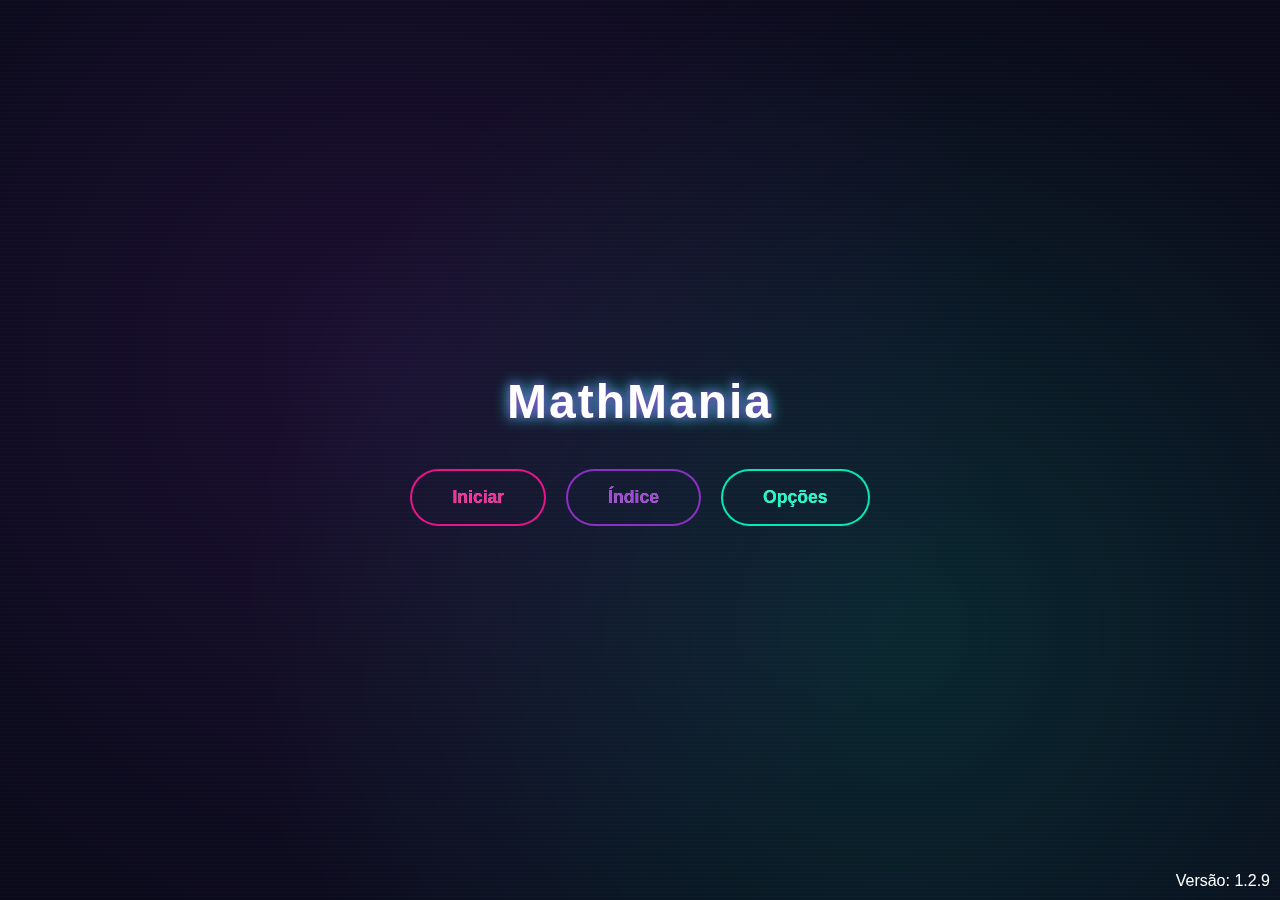
<file: index.html>
<!DOCTYPE html>
<html lang="pt-BR">

<head>
    <meta charset="UTF-8">
    <meta name="viewport" content="width=device-width, initial-scale=1.0, user-scalable=no">
    <title>MathMania</title>
    <link rel="manifest" href="manifest.json">
    <link rel="stylesheet" href="CSS/styles.css">
</head>

<body>
    <div class="container">
        <div id="appVersion" style="position: fixed; bottom: 10px; right: 10px; color: #fff;">
            Versão: 1.2.9
        </div>
        <h1>MathMania</h1>
        <div class="buttons-group">
            <button id="startButton" onclick="window.location.href='HTML/iniciar.html'">Iniciar</button>
            <button id="indexButton" onclick="window.location.href='HTML/indice.html'">Índice</button>
            <button id="optionsButton" onclick="window.location.href='HTML/opcoes.html'">Opções</button>
        </div>
    </div>

    <script>
        if ('serviceWorker' in navigator) {
            navigator.serviceWorker.getRegistration().then(reg => {
                if (reg) {
                    reg.update(); // força buscar a versão mais recente do SW
                    console.log("Tentando atualizar o Service Worker...");
                }
            });
        }
        if ('serviceWorker' in navigator) {
            window.addEventListener('load', () => {
                navigator.serviceWorker.register('service-worker.js', { scope: './' })
                    .then(reg => console.log('Service Worker registrado!', reg))
                    .catch(err => console.log('Falha no registro do SW', err));
            });
        }
    </script>
</body>


</html>
</file>
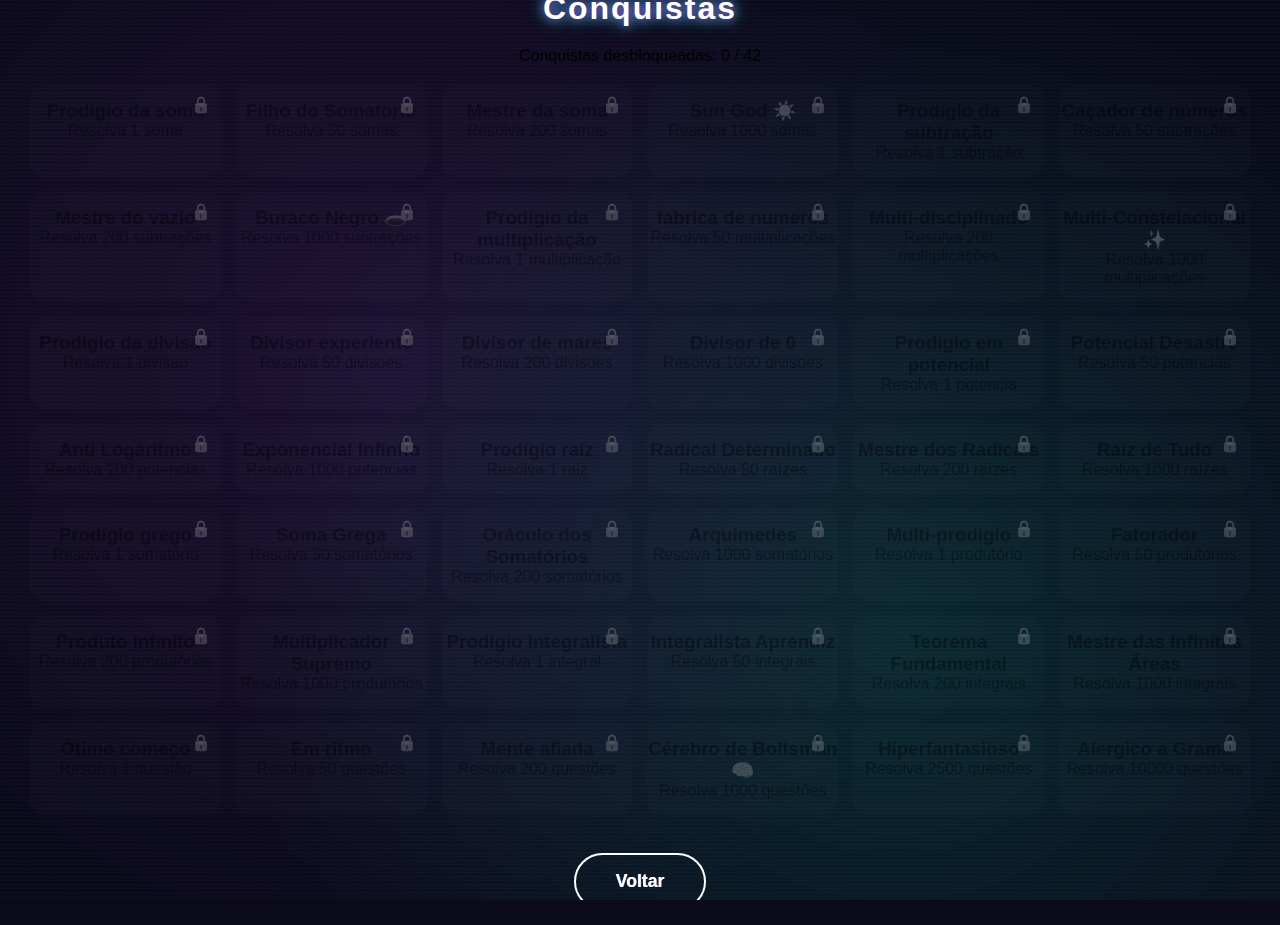
<file: HTML/achievements.html>
<!DOCTYPE html>
<html lang="pt-BR">

<head>
    <meta charset="UTF-8">
    <meta name="viewport" content="width=device-width, initial-scale=1.0">
    <title>Conquistas</title>
    <link rel="manifest" href="../manifest.json">
    <link rel="stylesheet" href="../CSS/styles.css">
    <link rel="stylesheet" href="../CSS/achievements.css">
</head>

<body class="achievements-page">
    <div class="achievements-container">

        <h1>Conquistas</h1>
        <div id="achievementsCounter" class="achievements-counter">Carregando conquistas...</div>
        <div id="achievementsList" class="achievements-grid"></div>

        <br><button onclick="window.location.href='../index.html'" class="back-btn">
            Voltar
        </button>

    </div>
    <script src="../SRC/achievements.js" defer></script>
    <script>
        if ('serviceWorker' in navigator) {
            window.addEventListener('load', () => {
                navigator.serviceWorker.register('../service-worker.js', { scope: './' })
                    .then(reg => console.log('Service Worker registrado!', reg))
                    .catch(err => console.log('Falha no registro do SW', err));
            });
        }
    </script>
</body>

</html>
</file>
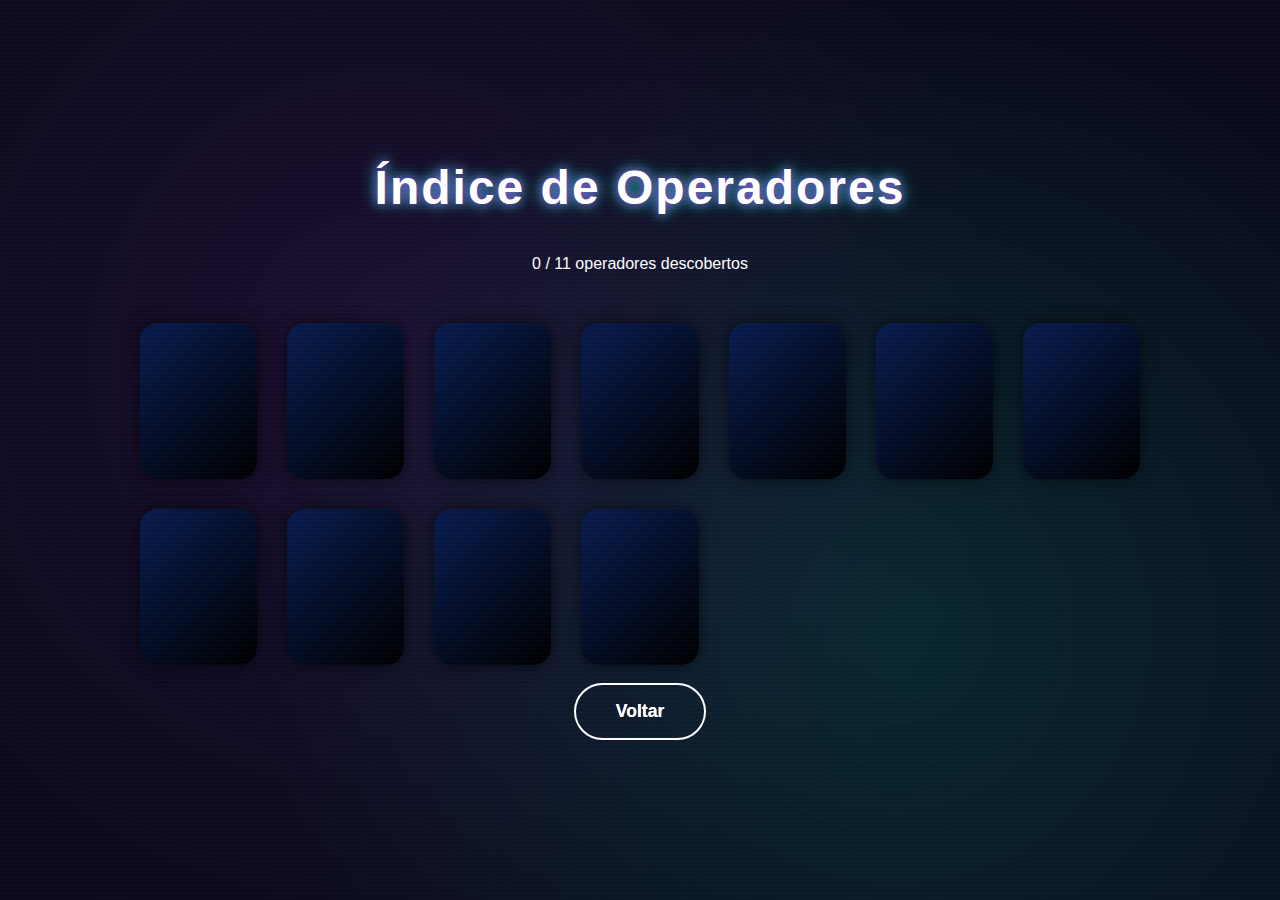
<file: HTML/indice.html>
<!DOCTYPE html>
<html lang="pt-BR">

<head>
    <meta charset="UTF-8">
    <meta name="viewport" content="width=device-width, initial-scale=1.0, user-scalable=yes">
    <title>Índice</title>
    <link rel="manifest" href="../manifest.json">
    <link rel="stylesheet" href="../CSS/styles.css">
</head>

<body class="index-page">
    <h1>Índice de Operadores</h1>

    <div class="collection-progress" style="color: white;">
        0 / 10 operadores descobertos
    </div>

    <div class="cards-grid" id="cards"></div>
    <br>
    <button onclick="voltar()">Voltar</button>

    <script src="../SRC/operadores.js"></script>
    <script>
        function voltar() {
            window.location.href = "../index.html";
        }
    </script>

    <script>
        if ('serviceWorker' in navigator) {
            window.addEventListener('load', () => {
                navigator.serviceWorker.register('../service-worker.js', { scope: './' })
                    .then(reg => console.log('Service Worker registrado!', reg))
                    .catch(err => console.log('Falha no registro do SW', err));
            });
        }
    </script>
</body>

</html>
</file>
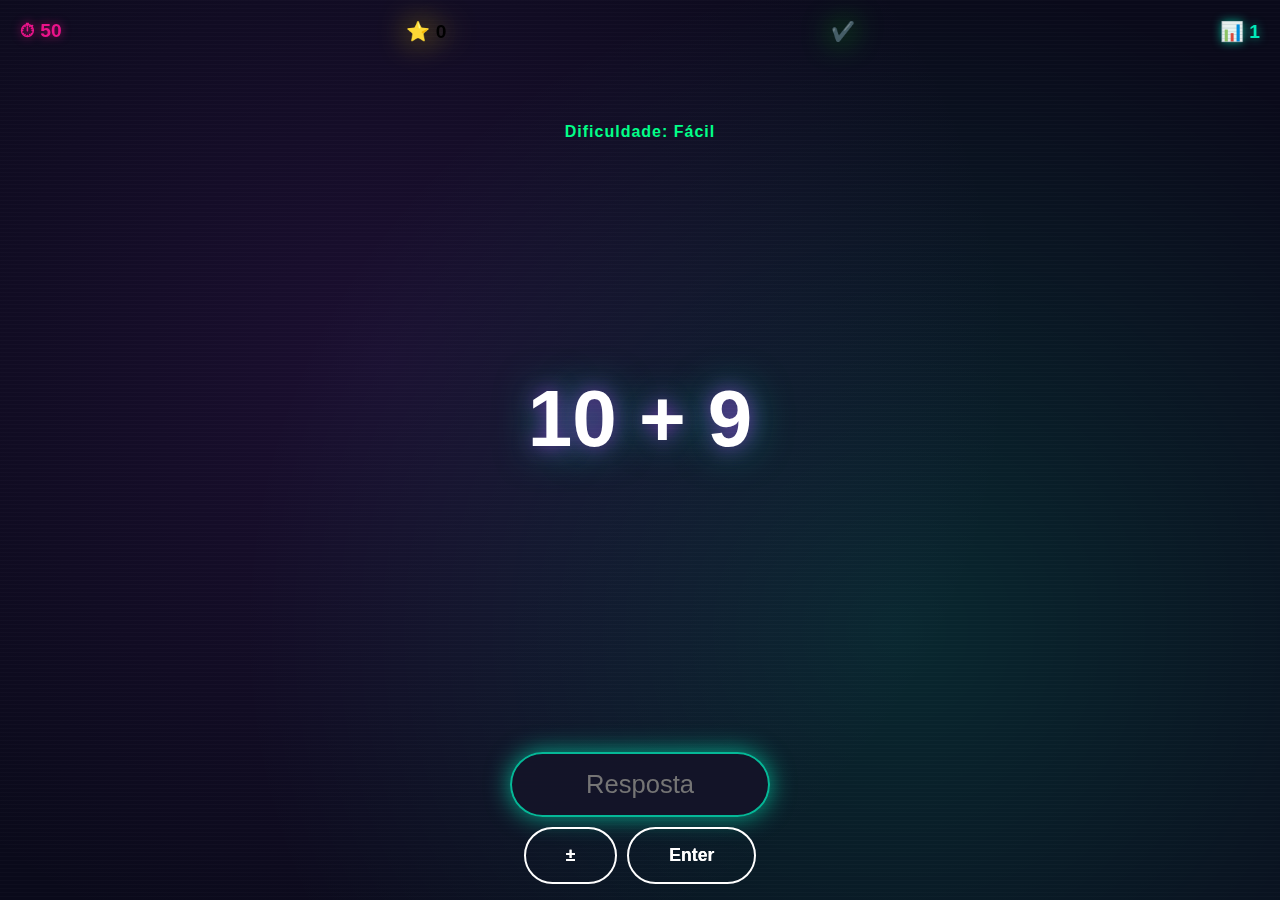
<file: HTML/iniciar.html>
<!DOCTYPE html>
<html lang="pt-BR">

<head>
    <meta charset="UTF-8">
    <meta name="viewport" content="width=device-width, initial-scale=1.0, user-scalable=no">
    <title>Execução</title>
    <link rel="manifest" href="../manifest.json">
    <link rel="stylesheet" href="../CSS/styles.css">
    <link rel="stylesheet" href="../CSS/achievements.css">
</head>

<body class="game-page">

    <!-- HUD - superior -->
    <div id="hud">
        <div id="timer">⏱ 60</div>
        <div id="scoreDisplay">⭐ 0</div>
        <div id="correctCount">✔️ 0</div>
        <div id="questionCount">📊 0</div>
    </div>
    <div id="difficultyDisplay" class="difficulty">
        Dificuldade: Fácil
    </div>
    <div id="modeDisplay" class="mode-display"></div>
    <!-- ÁREA CENTRAL -->
    <div class="center-area">
        <div id="question">Carregando...</div>
    </div>

    <!-- ÁREA DE RESPOSTA -->
    <div id="answer-area">
        <div style="display:flex;flex-direction:column;align-items:center;gap:10px;width:100%;">
            <input type="text" id="answerInput" inputmode="numeric" placeholder="Resposta">
            <div class="answer-actions" style="display:flex;gap:10px;width:100%;justify-content:center;">
                <button type="button" id="invertSignButton">±</button>
                <button type="button" id="submitAnswerButton">Enter</button>
            </div>
        </div>
    </div>

    <script src="../SRC/play.js" defer></script>
    <script>
        if ('serviceWorker' in navigator) {
            window.addEventListener('load', () => {
                navigator.serviceWorker.register('../service-worker.js', { scope: './' })
                    .then(reg => console.log('Service Worker registrado!', reg))
                    .catch(err => console.log('Falha no registro do SW', err));
            });
        }
    </script>
</body>

</html>
</file>
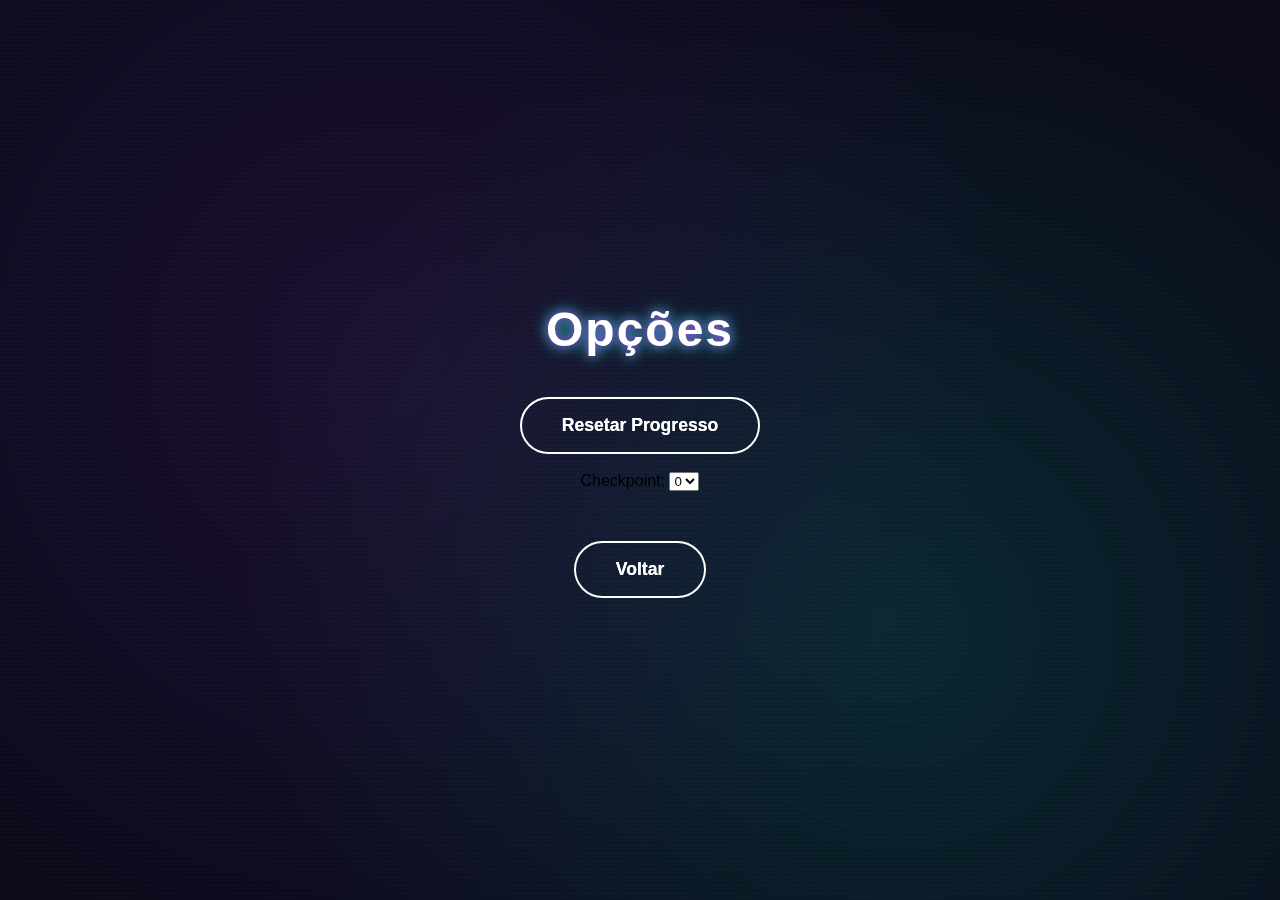
<file: HTML/opcoes.html>
<!DOCTYPE html>
<html lang="pt-BR">

<head>
    <meta charset="UTF-8">
    <meta name="viewport" content="width=device-width, initial-scale=1.0, user-scalable=no">
    <title>Opções</title>
    <link rel="manifest" href="../manifest.json">
    <link rel="stylesheet" href="../CSS/styles.css">
</head>

<body>
    <div class="container">
        <h1>Opções</h1>
        <button id="resetOperators">Resetar Progresso</button><br><br>
        <label for="checkpointSelect">Checkpoint:</label>

        <select id="checkpointSelect"></select><br>

        <script>
            document.getElementById("resetOperators").addEventListener("click", () => {

                // Lista de tudo que o jogo usa
                const chaves = [
                    "operadores",
                    "somas",
                    "subtracoes",
                    "multiplicacoes",
                    "divisoes",
                    "potencias",
                    "raizes",
                    "somatorios",
                    "produtorios",
                    "integrais",
                    "totalQuestoes",
                    "conquistas",
                    "maxCheckpoint",
                    "checkpoint"
                ];

                // Remove tudo
                chaves.forEach(chave => localStorage.removeItem(chave));

                alert("Progresso do jogo resetado!");

                window.location.reload();
            });
        </script>

        <script>
            function carregarCheckpoints() {
                const select = document.getElementById("checkpointSelect");
                select.innerHTML = "";

                let max = parseInt(localStorage.getItem("maxCheckpoint")) || 0;

                // checkpoints fixos do jogo
                const checkpoints = [0, 10, 20, 30, 40, 50, 60];

                checkpoints.forEach(cp => {
                    if (cp <= max) {
                        let option = document.createElement("option");
                        option.value = cp;
                        option.textContent = cp === 0 ? "0" : cp;
                        select.appendChild(option);
                    }
                });
            }
            document.getElementById("checkpointSelect").addEventListener("change", function () {
                localStorage.setItem("checkpoint", this.value);
            });
            carregarCheckpoints();
        </script>
        <button onclick="window.location.href='../index.html'" style="margin-top: 50px;">Voltar</button>
    </div>
</body>

</html>
</file>
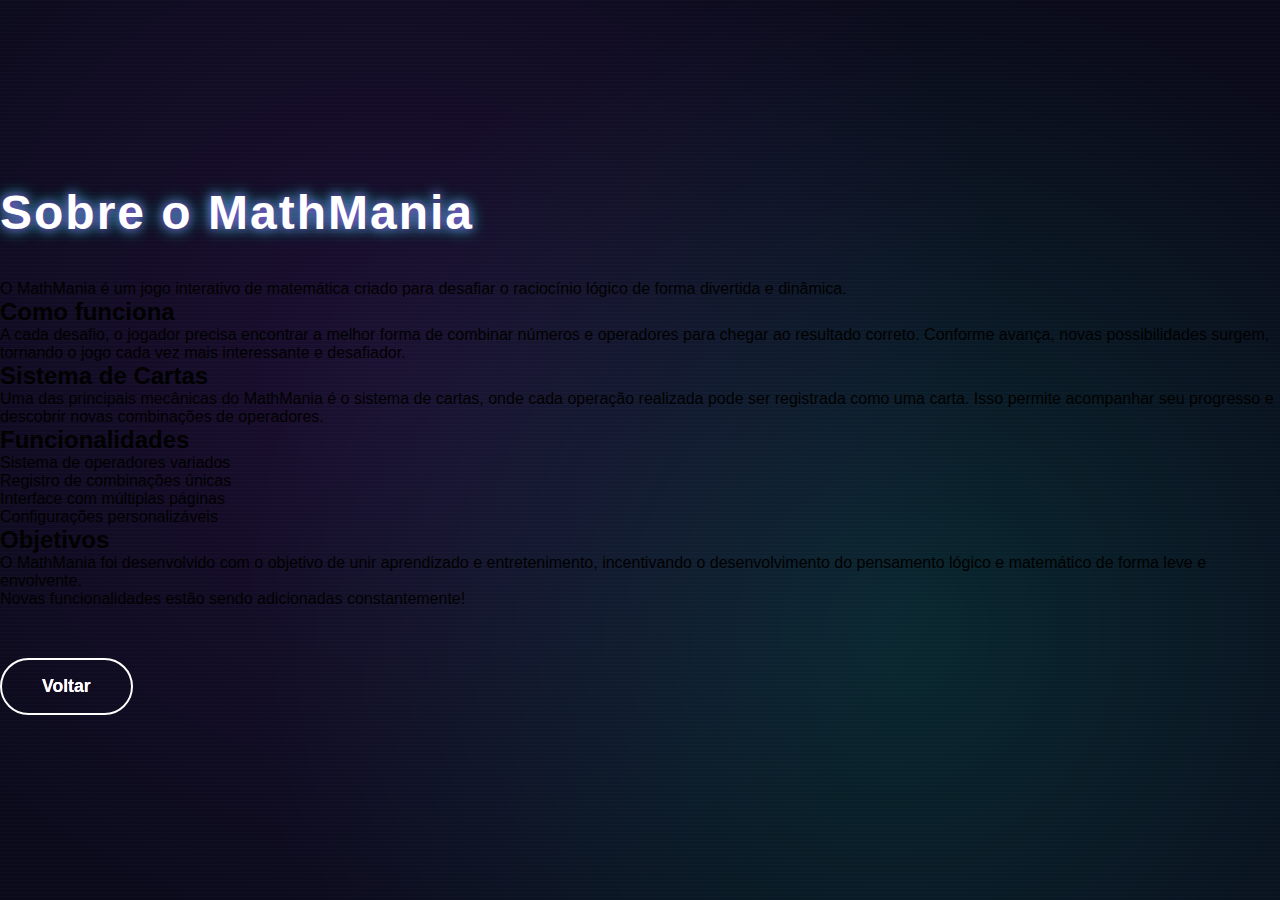
<file: HTML/sobre.html>
<!DOCTYPE html>
<html lang="pt-BR">

<head>
    <meta charset="UTF-8">
    <meta name="viewport" content="width=device-width, initial-scale=1.0">
    <title>Opções</title>
    <link rel="manifest" href="../manifest.json">
    <link rel="stylesheet" href="../CSS/styles.css">
</head>

<body class="about-page">
    <div class="sobre-container">
        <h1>Sobre o MathMania</h1>

        <p>O MathMania é um jogo interativo de matemática criado para desafiar o raciocínio lógico de forma divertida e dinâmica.</p>

        <h2>Como funciona</h2>
        <p>A cada desafio, o jogador precisa encontrar a melhor forma de combinar números e operadores para chegar ao resultado correto. Conforme avança, novas possibilidades surgem, tornando o jogo cada vez mais interessante e desafiador.</p>

        <h2>Sistema de Cartas</h2>
        <p>Uma das principais mecânicas do MathMania é o sistema de cartas, onde cada operação realizada pode ser registrada como uma carta. Isso permite acompanhar seu progresso e descobrir novas combinações de operadores.</p>

        <h2>Funcionalidades</h2>
        <ul>
            <li>Sistema de operadores variados</li>
            <li>Registro de combinações únicas</li>
            <li>Interface com múltiplas páginas</li>
            <li>Configurações personalizáveis</li>
        </ul>

        <h2>Objetivos</h2>
        <p>O MathMania foi desenvolvido com o objetivo de unir aprendizado e entretenimento, incentivando o desenvolvimento do pensamento lógico e matemático de forma leve e envolvente.</p>

        <div class="sobre-footer">
            Novas funcionalidades estão sendo adicionadas constantemente!
        </div>
        <button onclick="window.location.href='../index.html'" style="margin-top: 50px;">Voltar</button>
    </div>
</body>

</html>
</file>
<file: CSS/achievements.css>
html,
body {
    height: auto;
    overflow-y: auto;
}

.achievements-page {
    overflow-y: auto;
    height: auto;
    touch-action: none;

    background:
        radial-gradient(circle at 30% 40%, rgba(154, 50, 211, 0.12), transparent 60%),
        radial-gradient(circle at 70% 70%, rgba(0, 255, 200, 0.12), transparent 60%),
        #0a0a1a;
    background-attachment: fixed;
}

.achievements-container {
    padding: 15px 10px;
    text-align: center;
}

.achievements-container h1 {
    margin-bottom: 20px;
    font-size: 2em;
}

.achievements-grid {
    display: grid;
    grid-template-columns: repeat(6, 1fr);
    gap: 15px;
    padding: 20px;
}

@media (max-width: 780px) {
    .achievements-grid {
        grid-template-columns: repeat(5, 1fr);
    }

    @media (max-width: 700px) {
        .achievements-grid {
            grid-template-columns: repeat(4, 1fr);
        }

        @media (max-width: 550px) {
            .achievements-grid {
                grid-template-columns: repeat(3, 1fr);
            }

            @media (max-width: 400px) {
                .achievements-grid {
                    grid-template-columns: repeat(2, 1fr);
                }

                @media (max-width: 300px) {
                    .achievements-grid {
                        grid-template-columns: repeat(1, 1fr);
                    }
                }
            }
        }
    }
}

/* Pop */

.achievement-card {
    background: rgba(255, 255, 255, 0.05);
    border-radius: 15px;
    padding-top: 15px;
    padding-bottom: 15px;
    padding-right: -5px;
    padding-left: -5px;
    transition: 0.3s;
    position: relative;
}

.achievement-card:hover {
    transform: scale(1.05);
}

.achievement-title {
    font-weight: bold;
    margin-bottom: 5px;
}

.unlocked h3 {
    animation: WhiteGrad 3s linear infinite;
    -webkit-animation: WhiteGrad 3s linear infinite;
}

.unlocked span {
    color: green;
    text-shadow:
        0 0 20px rgba(71, 211, 50, 0.7),
        0 0 40px rgba(9, 255, 0, 0.571);
}

.unlocked p {
    color: gray;
}

.achievement-desc {
    font-size: 0.9em;
    opacity: 0.8;
}

.locked {
    opacity: 0.3;
    filter: grayscale(100%);
}

.locked::after {
    content: "🔒";
    position: absolute;
    top: 10px;
    right: 10px;
}

.achievement-popup {
    position: fixed;
    top: 20px;
    right: -300px;

    background: linear-gradient(135deg, #FFD700, #FFA500);
    color: #111;

    padding: 15px 20px;
    border-radius: 12px;

    font-weight: bold;
    font-size: 14px;

    box-shadow: 0 5px 20px rgba(0, 0, 0, 0.3);

    z-index: 9999;

    animation: slideIn2 0.5s forwards, fadeOut2 0.5s forwards 2.5s;
    -webkit-animation: slideIn2 0.5s forwards, fadeOut2 0.5s forwards 2.5s;
}

/* Entrada */
@keyframes slideIn2 {
    to {
        right: 20px;
    }
}

/* Saída */
@keyframes fadeOut2 {
    to {
        opacity: 0;
        transform: translateY(-20px);
    }
}

@-webkit-keyframes slideIn2 {
    to {
        right: 20px;
    }
}

/* Saída */
@-webkit-keyframes fadeOut2 {
    to {
        opacity: 0;
        transform: translateY(-20px);
    }
}

@-webkit-keyframes WhiteGrad {
    0% {
        -webkit-background-clip: text;
        -webkit-text-fill-color: transparent;
        background-size: 500% 100%;
        background-image: linear-gradient(90deg,
                #ffffff,
                #ffffff,
                #ffff00,
                #ffffff,
                #ffffff,
                #ffffff,
                #ffffff,
                #ffffff,
                #ffffff,
                #ffffff,
                #ffff00);
        background-position: 0% 0%;
    }

    100% {
        -webkit-background-clip: text;
        -webkit-text-fill-color: transparent;
        background-size: 500% 100%;
        background-image: linear-gradient(90deg,
                #ffffff,
                #ffffff,
                #ffff00,
                #ffffff,
                #ffffff,
                #ffffff,
                #ffffff,
                #ffffff,
                #ffffff,
                #ffffff,
                #ffff00);
        background-position: 100% 0%;
    }
}

@keyframes WhiteGrad {
    0% {
        -webkit-background-clip: text;
        -webkit-text-fill-color: transparent;
        background-size: 500% 100%;
        background-image: linear-gradient(90deg,
                #ffffff,
                #ffffff,
                #ffff00,
                #ffffff,
                #ffffff,
                #ffffff,
                #ffffff,
                #ffffff,
                #ffffff,
                #ffffff,
                #ffff00);
        background-position: 0% 0%;
    }

    100% {
        -webkit-background-clip: text;
        -webkit-text-fill-color: transparent;
        background-size: 500% 100%;
        background-image: linear-gradient(90deg,
                #ffffff,
                #ffffff,
                #ffff00,
                #ffffff,
                #ffffff,
                #ffffff,
                #ffffff,
                #ffffff,
                #ffffff,
                #ffffff,
                #ffff00);
        background-position: 100% 0%;
    }
}
</file>
<file: CSS/styles.css>
/* ======================================================
   1️⃣ RESET GLOBAL
   ====================================================== */

* {
    margin: 0;
    padding: 0;
    box-sizing: border-box;
    -webkit-tap-highlight-color: transparent;
}

html {
    height: 100%;
}

body {
    min-height: 100%;
    font-family: 'Segoe UI', Tahoma, Geneva, Verdana, sans-serif;
}


/* ======================================================
   2️⃣ HOME / PÁGINAS NORMAIS
====================================================== */

body:not(.game-page) {
    height: 100vh;
    width: 100vw;
    overflow: hidden;
    display: flex;
    justify-content: center;
    align-items: center;
    position: relative;
    touch-action: none;
    background:
        radial-gradient(circle at 30% 40%, rgba(154, 50, 211, 0.12), transparent 60%),
        radial-gradient(circle at 70% 70%, rgba(0, 255, 200, 0.12), transparent 60%),
        #0a0a1a;
}

/* Scanlines apenas fora do jogo */
body:not(.game-page)::after {
    content: '';
    position: fixed;
    inset: 0;
    background-image:
        repeating-linear-gradient(0deg,
            transparent,
            transparent 3px,
            rgba(255, 255, 255, 0.02) 3px,
            rgba(255, 255, 255, 0.02) 4px);
    animation: scanlines 0.4s linear infinite;
    pointer-events: none;
    z-index: 1;
}

.container {
    text-align: center;
    z-index: 5;
    position: relative;
}

.version {
    position: fixed;
    bottom: 10px;
    right: 10px;
    font-size: 0.9rem;
    color: rgba(255, 255, 255, 0.6);
    z-index: 10;
}

h1 {
    font-size: 3rem;
    color: white;
    text-shadow:
        0 0 10px rgb(155, 50, 211),
        0 0 15px rgb(0, 255, 200);
    margin-bottom: 40px;
    font-weight: 700;
    letter-spacing: 2px;
    animation: glowPulse 4s ease-in-out infinite;
    ;
}

.buttons-group {
    display: flex;
    gap: 20px;
    justify-content: center;
    flex-wrap: wrap;
}

button {
    padding: 16px 40px;
    font-size: 1.1rem;
    font-weight: 600;
    border-radius: 40px;
    cursor: pointer;
    color: white;
    background-clip: text;
    border: 2px solid currentColor;
    transition: transform 0.2s ease, box-shadow 0.2s ease;
}

button:active {
    transform: scale(0.95);
}

button:hover:not(.operator-modal-content button) {
    transform: scale(1.08);
    box-shadow: 0 0 10px rgba(173, 216, 230, 0.6);
    animation: RainbowGrad 3s linear infinite;
}


#startButton {
    color: rgba(255, 20, 147, 0.9);
}

#indexButton {
    color: rgba(154, 50, 211, 0.9);
}

#optionsButton {
    color: rgba(0, 255, 200, 0.9);
}

@keyframes RainbowGrad {
    0% {
        -webkit-background-clip: text;
        -webkit-text-fill-color: transparent;
        background-size: 500% 100%;
        background-image: linear-gradient(90deg,
                #ff0000,
                #ff7f00,
                #ffff00,
                #00ff00,
                #00ffff,
                #0000ff,
                #8a2be2,
                #ff00ff,
                #ff0000,
                #ff7f00,
                #ffff00);
        background-position: 0% 0%;
    }

    100% {
        -webkit-background-clip: text;
        -webkit-text-fill-color: transparent;
        background-size: 500% 100%;
        background-image: linear-gradient(90deg,
                #ff0000,
                #ff7f00,
                #ffff00,
                #00ff00,
                #00ffff,
                #0000ff,
                #8a2be2,
                #ff00ff,
                #ff0000,
                #ff7f00,
                #ffff00);
        background-position: 100% 0%;
    }
}


/* ======================================================
   GAME PAGE LAYOUT NOVO
====================================================== */

/* =========================
   GAME PAGE - RESPONSIVO
========================= */

.game-page {
    height: 100vh;
    overflow: hidden;
    display: flex;
    flex-direction: column;
    width: 100%;
    position: relative;
    touch-action: none;
    background:
        radial-gradient(circle at 30% 40%, rgba(154, 50, 211, 0.12), transparent 60%),
        radial-gradient(circle at 70% 70%, rgba(0, 255, 200, 0.12), transparent 60%),
        #0a0a1a;
}

/* Scanlines */
.game-page::after {
    content: '';
    position: fixed;
    inset: 0;
    background-image:
        repeating-linear-gradient(0deg,
            transparent,
            transparent 3px,
            rgba(255, 255, 255, 0.02) 3px,
            rgba(255, 255, 255, 0.02) 4px);
    animation: scanlines 0.4s linear infinite;
    pointer-events: none;
    z-index: 1;
}

/* =========================
   HUD FIXO NOS CANTOS
========================= */

#hud {
    display: flex;
    justify-content: space-between;
    padding: 20px;
    position: relative;
    /* PC padrão */
    z-index: 40;
}

#timer {
    top: 20px;
    left: 20px;
    font-weight: 700;
    font-size: 1.2rem;
    color: rgba(255, 20, 147, 0.9);
    text-shadow: 0 0 10px rgba(255, 20, 147, 0.6);
    z-index: 10;
}

#questionCount {
    top: 20px;
    right: 20px;
    font-weight: 700;
    font-size: 1.2rem;
    color: rgba(0, 255, 200, 0.9);
    text-shadow: 0 0 10px rgba(0, 255, 200, 0.6);
    z-index: 10;
}

#scoreDisplay {
    top: 20px;
    left: 50%;
    transform: translateX(-50%);
    font-weight: 700;
    font-size: 1.2rem;
    animation: RainbowGrad 3s linear infinite;
    text-shadow:
        0 0 30px rgba(255, 215, 0, 0.8);
    z-index: 10;
}

#correctCount {
    top: 20px;
    right: 20px;
    font-weight: 700;
    font-size: 1.2rem;
    text-shadow: 0 0 30px rgba(0, 255, 8, 0.8);
    color: rgba(0, 255, 8, 0.8);
    z-index: 10;
}

/* =========================
   CENTRO DA TELA
========================= */

.center-area {
    flex: 1;
    display: flex;
    flex-direction: column;
    justify-content: center;
    align-items: center;
    text-align: center;
    padding: 20px;
}

/* Pergunta gigante */
#question {
    font-size: 5.0rem;
    font-weight: 800;
    color: white;
    text-shadow:
        0 0 20px rgba(154, 50, 211, 0.7),
        0 0 40px rgba(0, 255, 200, 0.5);
    margin-bottom: 40px;
}

/* =========================
   ÁREA DE RESPOSTA
========================= */

#answer-area {
    bottom: 0;
    left: 0;
    width: 100%;
    padding: 16px 20px;
    display: flex;
    justify-content: center;
    z-index: 50;
}

#answerInput {
    width: 260px;
    padding: 16px;
    font-size: 1.6rem;
    text-align: center;
    border-radius: 40px;
    border: 2px solid rgba(0, 255, 200, 0.7);
    background: rgba(20, 20, 40, 0.95);
    color: white;
    outline: none;
    transition: 0.2s ease;
}

#answerInput:focus {
    box-shadow: 0 0 25px rgba(0, 255, 200, 0.6);
}

/* =========================
   RESPONSIVO PARA CELULAR
========================= */

@media (max-width: 767px) {

    /* HUD fixo no topo no celular */
    #hud {
        position: fixed;
        top: 0;
        left: 0;
        width: 100%;
        padding: 16px;
        z-index: 999;
    }

    /* Centro da tela adaptado abaixo do HUD */
    .center-area {
        position: absolute;
        top: 10%;
        left: 50%;
        transform: translateX(-50%);
        width: 90%;
        max-width: 500px;
        padding: 10px;
    }

    /* Input sempre abaixo do question */
    #answer-area {
        position: absolute;
        bottom: 60%;
        left: 50%;
        transform: translateX(-50%);
        width: 90%;
        max-width: 400px;
        padding: 16px 10px;
    }

    #answerInput {
        width: 100%;
    }

    #question {
        font-size: 2.0rem;
    }
}

/* ======================================================
   4️⃣ ANIMAÇÕES GERAIS
====================================================== */

@keyframes scanlines {
    from {
        transform: translateY(0);
    }

    to {
        transform: translateY(6px);
    }
}

/* ======================================================
   3️⃣ INDEX PAGE (COLEÇÃO DE OPERADORES)
====================================================== */

/* ======================================================
   INDEX PAGE - COLEÇÃO
====================================================== */

.index-page {
    height: 100vh;
    width: 100vw;
    overflow-y: auto;
    display: flex;
    flex-direction: column;
    align-items: center;
    padding: 40px 20px;
}

/* GRID FIXO 5 COLUNAS */
.index-page .cards-grid {
    display: grid;
    grid-template-columns: repeat(4, 1fr);
    gap: 30px;
    width: 100%;
    max-width: 1000px;
    margin-top: 50px;
}


/* 💻 Telas maiores (PC) */
@media (min-width: 1024px) {
    .index-page .cards-grid {
        grid-template-columns: repeat(7, 1fr);
    }
}

/* =========================
   CARTA BASE
========================= */

.index-page .card {
    aspect-ratio: 3 / 4;
    border-radius: 18px;
    display: flex;
    justify-content: center;
    align-items: center;
    font-size: 3.2rem;
    font-weight: 800;
    transition: transform 0.2s ease;
    width: 100%;
    max-width: 120px;
    margin: 0 auto;
}

/* Hover */
.index-page .card:hover {
    transform: scale(1.05);
}

/* =========================
   VERSO (BLOQUEADA)
========================= */

.index-page .card.locked {
    background: linear-gradient(135deg,
            #091c4f,
            #000000);
    box-shadow: 0 0 15px rgba(0, 0, 0, 0.6);
    cursor: default;
}

/* =========================
   FRENTE (DESBLOQUEADA)
========================= */

.index-page .card.unlocked {
    background: white;
    animation: boxGlow 4s ease-in-out infinite;
}

@keyframes boxGlow {
    0% {
        box-shadow:
            0 0 20px rgba(255, 255, 255, 0.4),
            0 0 40px rgba(154, 50, 211, 0.3);
    }

    50% {
        box-shadow:
            0 0 40px rgba(255, 255, 255, 0.4),
            0 0 60px rgba(154, 50, 211, 0.3);
    }

    100% {
        box-shadow:
            0 0 20px rgba(255, 255, 255, 0.4),
            0 0 40px rgba(154, 50, 211, 0.3);
    }
}

/* símbolo central */
.index-page .card.unlocked span {
    font-size: 4rem;
}

@keyframes pulseGlow {
    0% {
        text-shadow: 0 0 50px currentColor;
    }

    50% {
        text-shadow:
            0 0 150px currentColor,
            0 0 300px currentColor;
    }

    100% {
        text-shadow: 0 0 50px currentColor;
    }
}

/* =========================
   CORES DOS OPERADORES
   (Você pode expandir)
========================= */

.op-add {
    color: #ff1493;
}

/* + */
.op-sub {
    color: #00ffc8;
}

/* - */
.op-mul {
    color: #9a32d2;
}

/* * */
.op-div {
    color: #ff8c00;
}

/* / */
.op-pow {
    color: #00bfff;
}

/* ^ */
.op-sqrt {
    color: #ff0000;
}

/* √ */
.op-term {
    color: #00ff37;
}

/* # */
.op-fat {
    color: #ffd700;
}


.op-sig {
    color: #004b15;
}

/* ! */

/* MINI-CARD DE DESBLOQUEIO */
.mini-card {
    position: fixed;
    top: 20%;
    left: 50%;
    transform: translateX(-50%) scale(0);
    background: #ffffff;
    border-radius: 16px;
    padding: 20px 30px;
    font-size: 3rem;
    font-weight: 900;
    z-index: 20000;
    pointer-events: none;
    text-align: center;
    animation: popGlow 0.6s forwards, fadeOut 2s 0.8s forwards;
    color: currentColor;
}



@keyframes popGlow {
    0% {
        transform: translateX(-50%) scale(0);
        opacity: 0;
    }

    50% {
        transform: translateX(-50%) scale(2);
        opacity: 1;
    }

    100% {
        transform: translateX(-50%) scale(1);
    }
}

@keyframes fadeOut {
    from {
        opacity: 1;
    }

    to {
        opacity: 0;
    }
}

/* Glow pulsante no símbolo */
.mini-card span {
    animation: pulseGlow 2.5s ease-in-out infinite;
}

@keyframes pulseGlow {
    0% {
        text-shadow: 0 0 5px currentColor;
    }

    50% {
        text-shadow: 0 0 45px currentColor, 0 0 3px currentColor;
    }

    100% {
        text-shadow: 0 0 5px currentColor;
    }
}


.operator-modal {
    position: fixed;
    inset: 0;
    background: rgba(0, 0, 0, 0.8);
    display: flex;
    justify-content: center;
    align-items: center;
    z-index: 10000;
}

.operator-modal-content {
    background: #0a0a1a;
    padding: 30px 40px;
    border-radius: 16px;
    text-align: center;
    color: white;
    max-width: 400px;
    width: 90%;
    font-family: sans-serif;
}

.operator-modal-content h2 {
    margin-bottom: 20px;
    font-size: 2rem;
    color: gold;
}

.operator-modal-content p {
    font-size: 1.2rem;
    margin-bottom: 20px;
}

.operator-modal-content button {
    padding: 10px 20px;
    font-size: 1rem;
    border-radius: 12px;
    border: none;
    cursor: pointer;
    background: gold;
    color: black;
    font-weight: bold;
}

/* Sigma */

#question {
    display: flex;
    justify-content: center;
    align-items: center;
}

.somatorio {
    display: inline-flex;
    flex-direction: column;
    align-items: center;
    font-family: "Times New Roman", serif;
    color: white;
    font-size: 1em;
    /* herda do #question */
    font-weight: bold;
}

.limite {
    font-size: 0.45em;
    line-height: 1;
}

.sigma-termo {
    display: flex;
    align-items: center;
    gap: 12px;
}

.sigma {
    font-size: 2.2em;
    font-weight: 500;
}

.termo {
    font-size: 1em;
}

@media (max-width: 767px) {
    #question {
        display: flex;
        justify-content: center;
        align-items: center;
    }

    .somatorio {
        display: inline-flex;
        flex-direction: column;
        align-items: center;
        font-family: "Times New Roman", serif;
        color: white;
        font-size: 1em;
        /* herda do #question */
        font-weight: bold;
    }

    .limite {
        font-size: 0.75em;
        line-height: 1;
    }

    .sigma-termo {
        display: flex;
        align-items: center;
        gap: 12px;
    }

    .sigma {
        font-size: 1.6em;
        font-weight: 500;
    }

    .termo {
        font-size: 0.75em;
    }

}

/* Resposta correta */
.input-correct {
    border: 2px solid #3bff5c;
    background-color: #1a9b00;
    background: rgba(18, 106, 25, 0.95);
    color: #4fff3b;
    text-shadow: 0 0 10px #33ff00;
    box-shadow: 0 0 10px #00ff1a;
    animation: shake 0.3s linear;
}

/* Resposta errada */
.input-wrong {
    border: 2px solid #ff3b3b;
    background-color: #9b0000;
    background: rgba(106, 18, 18, 0.95);
    color: #ff3b3b;
    text-shadow: 0 0 10px #ff3b3b;
    box-shadow: 0 0 10px #ff0000;
    animation: wrongshake 0.3s linear;
}

/* Animação de erro */
@keyframes wrongshake {
    0% {
        transform: translateX(0);
    }

    25% {
        transform: translateX(-5px);
    }

    50% {
        transform: translateX(5px);
    }

    75% {
        transform: translateX(-5px);
    }

    100% {
        transform: translateX(0);
    }
}

@keyframes shake {
    0% {
        transform: translateY(0);
    }

    25% {
        transform: translateY(-5px);
    }

    50% {
        transform: translateY(5px);
    }

    75% {
        transform: translateY(-5px);
    }

    100% {
        transform: translateY(0);
    }
}

.difficulty {
    margin-top: 60px;
    font-weight: bold;
    letter-spacing: 1px;
    transition: 0.3s ease;
    display: flex;
    justify-content: center;
}

/* Cores por dificuldade */
.easy {
    color: #00ff88;
}

.medium {
    color: #ffd000;
}

.hard {
    color: #ff3b3b;
}

.insane {
    color: rgb(72, 72, 72)
}

.mestre {
    animation: RainbowGrad 3s linear infinite;
}
</file>
